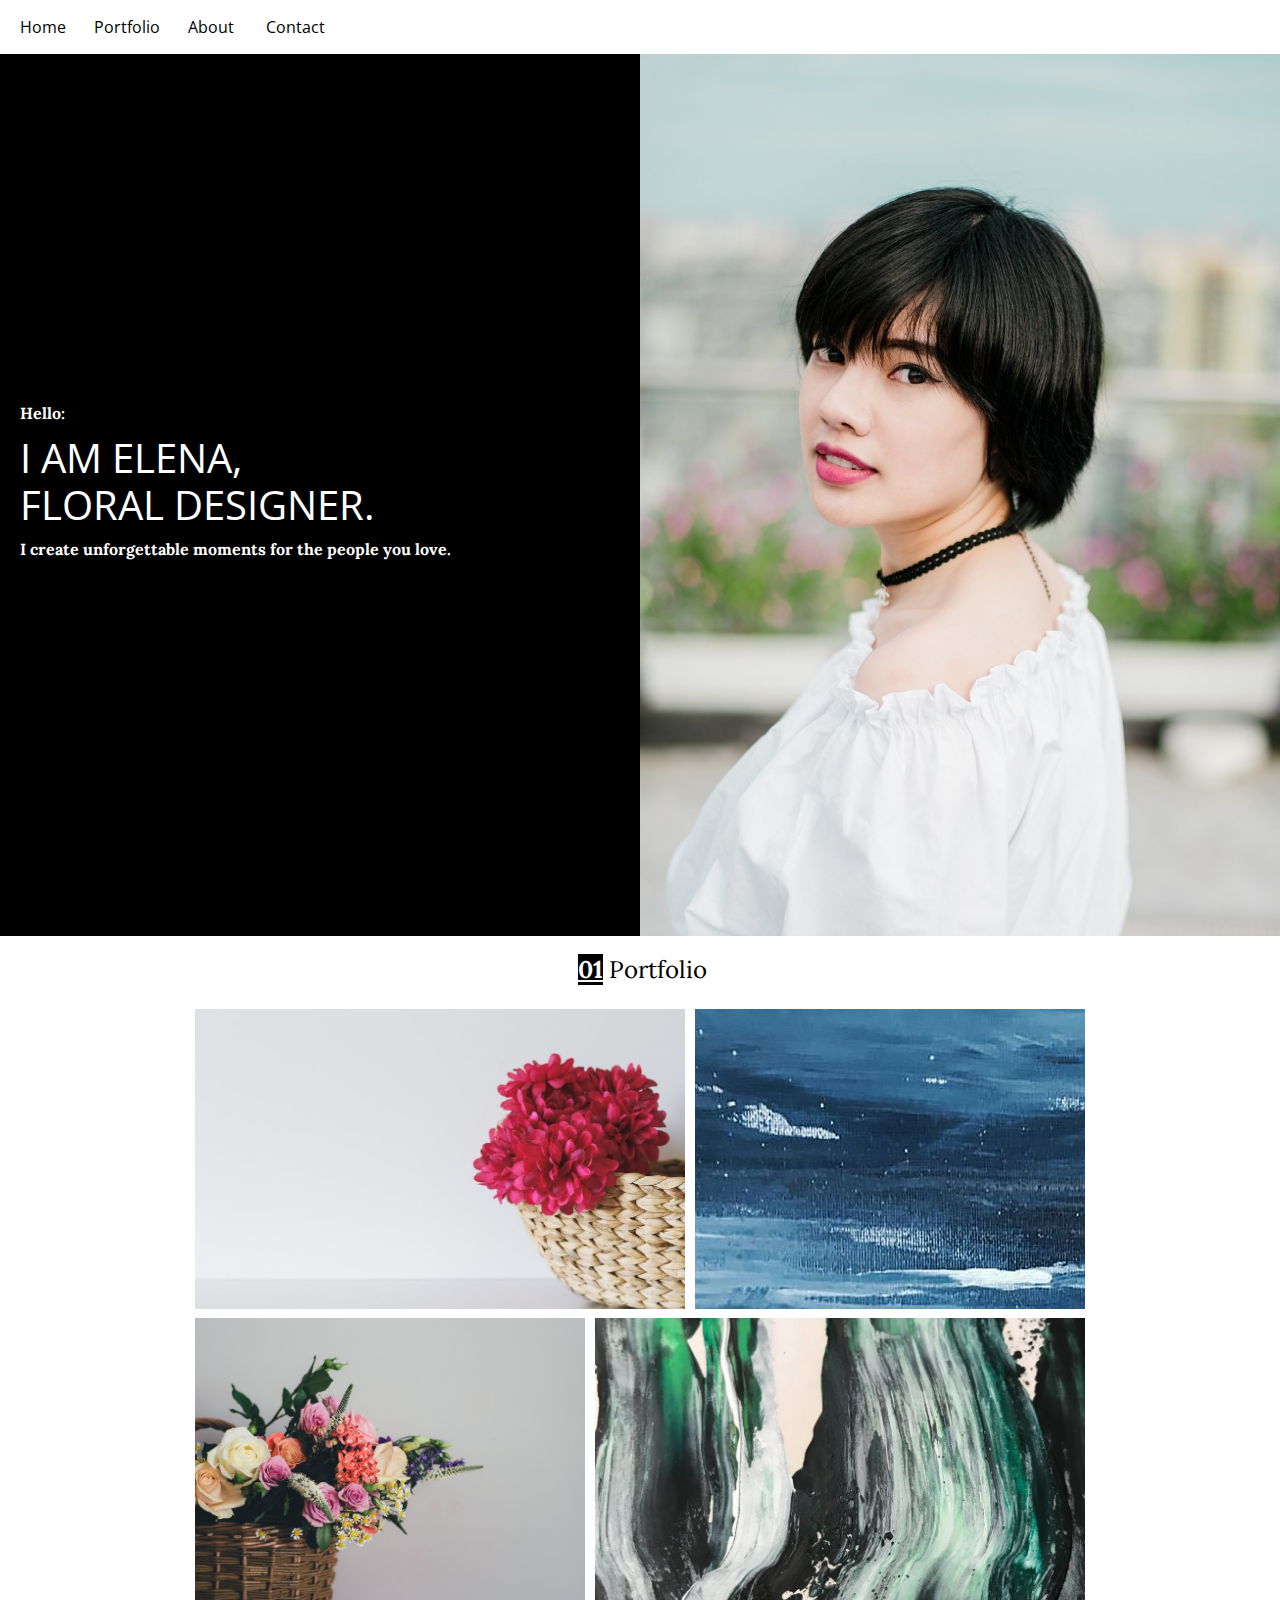
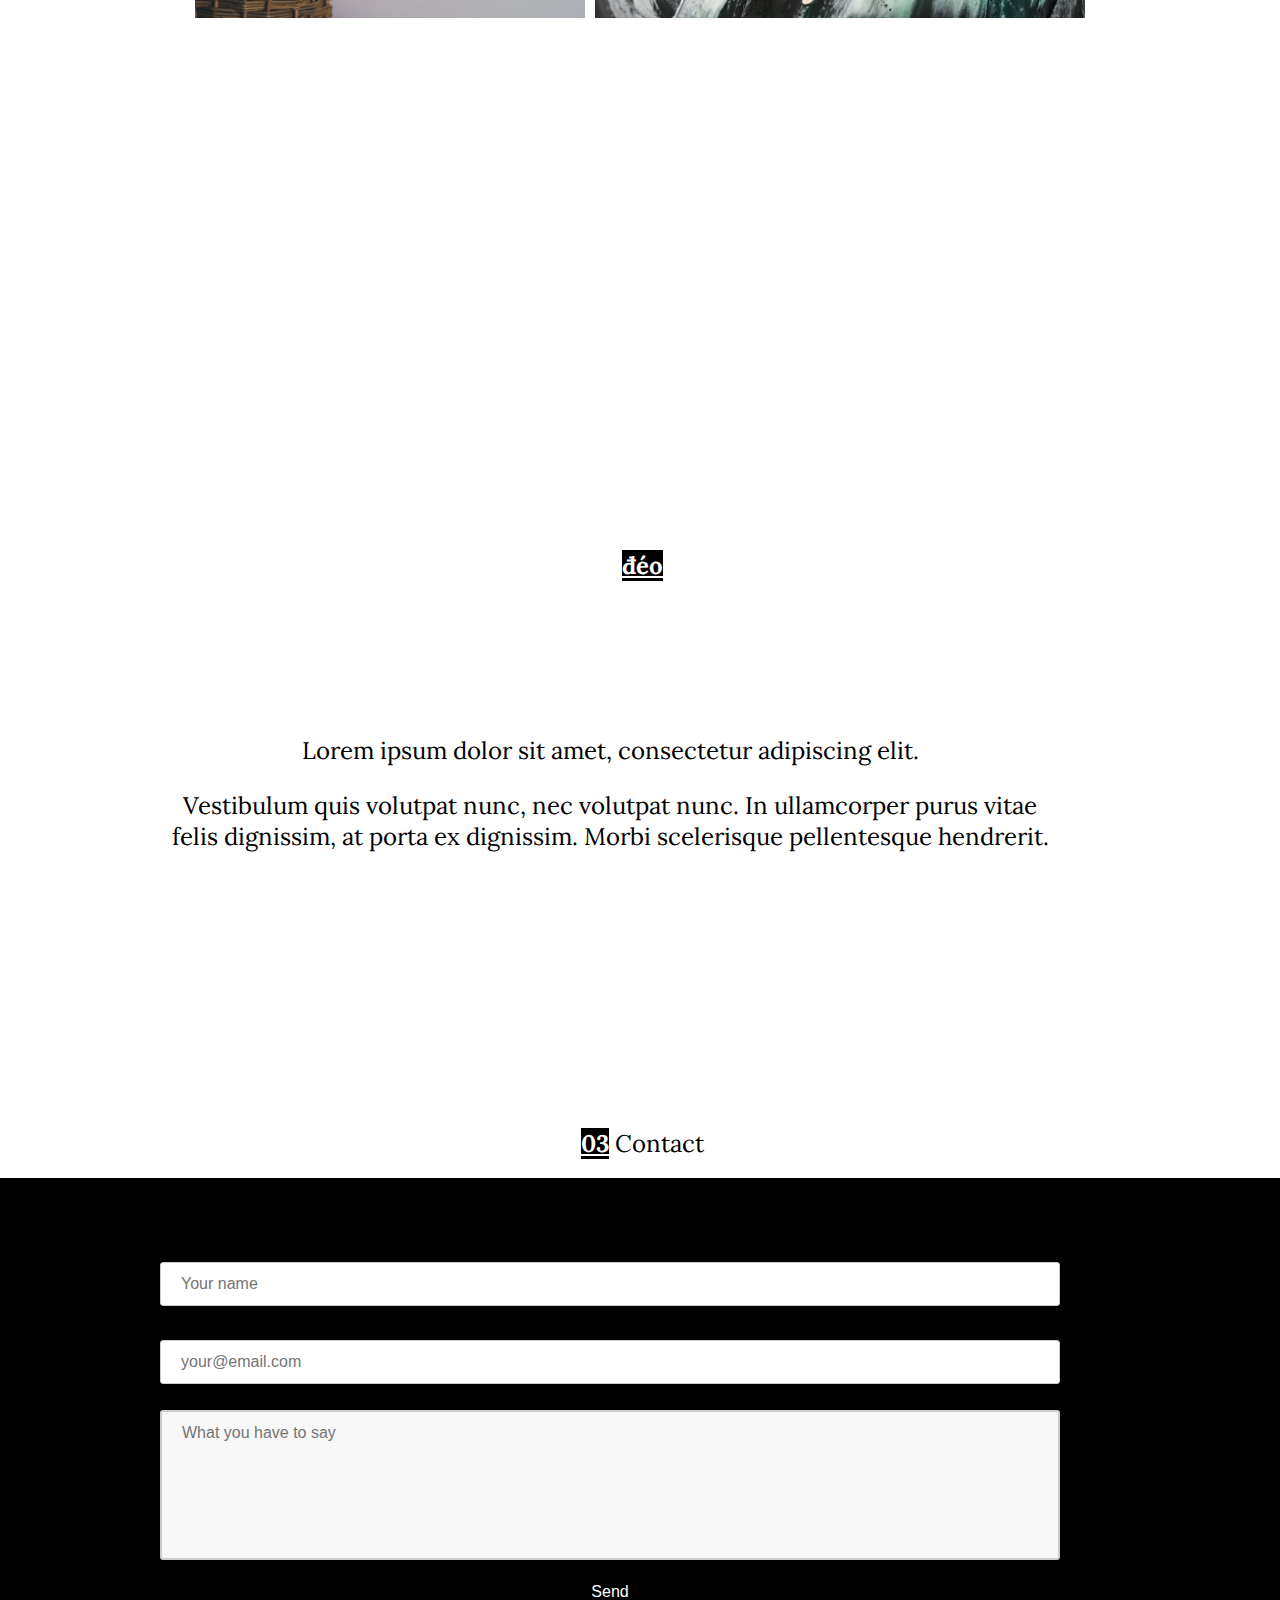
<file: index.html>
<!doctype html><html lang=""><head>
    <meta charset="UTF-8">
    <!-- generator meta tag -->
    <!-- leave this for stats and Silex version check -->
    <meta name="generator" content="Silex v2.2.9">
    <!-- End of generator meta tag -->
    <script type="text/javascript" src="js/jquery.js"></script>
    
    
    <script type="text/javascript" src="js/front-end.js"></script>
    <link rel="stylesheet" href="css/normalize.css">
    <link rel="stylesheet" href="css/front-end.css">

    
    
    
    <title> - Flours and Paintings</title>
    






    


    
    

    <link href="https://fonts.googleapis.com/css?family=Open+Sans" rel="stylesheet" class="silex-custom-font"><link href="https://fonts.googleapis.com/css?family=Lora" rel="stylesheet" class="silex-custom-font"><meta name="viewport" content="width=device-width, initial-scale=1"><meta name="hostingProvider" content="ghpages"><script src="js/script.js" type="text/javascript"></script><link href="css/styles.css" rel="stylesheet" type="text/css">
    <style>body { opacity: 0; transition: .25s opacity ease; }</style></head>

<body class="body-initial all-style enable-mobile silex-runtime silex-published" data-silex-type="container"><div data-silex-type="container" class="prevent-draggable container-element editable-style silex-id-1541604358717-1 section-element hide-on-desktop" style=""><div data-silex-type="container" class="editable-style silex-id-1541604358715-0 container-element silex-element-content silex-container-content website-width prevent-draggable"><div data-silex-type="text" class="editable-style silex-id-1552778542386-4 text-element silex-component silex-component-hamburger prevent-resizable hide-on-desktop nav-text"><div class="silex-element-content normal"><style>.hamburger-menu_1552779781499_425 {position: absolute;}.silex-editor .hamburger-menu_1552779781499_425 nav {left: -9999px;}.hamburger-menu_1552779781499_425 nav ul {margin-top: 80px;}.hamburger-menu_1552779781499_425 nav {opacity: 0; position: absolute; background-color: #faf9f9; transition: left 1s ease, height 0s ease 1s; left: -300px; width: 300px; height: 20px;}.hamburger-menu_1552779781499_425.open nav {opacity: 1; height: 100vh; left: 0; transition: left 1s ease, height 0s ease 0s;}.hamburger-menu_1552779781499_425 .nav-container {z-index: 10; position: absolute;}.hamburger-menu_1552779781499_425.open .nav-container {}.hamburger-menu_1552779781499_425 .hamburger-btn {z-index: 20; cursor: pointer; position: absolute;}.hamburger-menu_1552779781499_425 .hamburger-btn span {display: block; width: 30px; height: 5px; margin-bottom: 3px; position: relative; background-color: #000000; border: 1px solid #ffffff; border-radius: 3px; transition: border-color 0.1s ease-in,
      opacity 0.1s ease-in,
      transform 0.1s ease-in,
      background 0.1s ease-in;}.hamburger-menu_1552779781499_425.open .hamburger-btn span {border-color: rgba(255, 255, 255, 0);}.hamburger-menu_1552779781499_425 .hamburger-btn span:first-child {transform-origin: 4px -2px;}.hamburger-menu_1552779781499_425.open .hamburger-btn span:first-child {transform: rotate(45deg) translate(7px, -4px);}.hamburger-menu_1552779781499_425.open .hamburger-btn span:nth-last-child(2) {opacity: 0;}.hamburger-menu_1552779781499_425 .hamburger-btn span:nth-child(3) {transform-origin: -11px 4px;}.hamburger-menu_1552779781499_425.open .hamburger-btn span:nth-child(3) {transform: rotate(-45deg) translate(0, 12px);}</style>
<!-- inspired by https://codepen.io/erikterwan/pen/EVzeRP -->
<div class="hamburger-menu_1552779781499_425 closed">
    <div class="hamburger-btn fixed">
      <span></span>
      <span></span>
      <span></span>
    </div>
    <div class="nav-container">
      <div class="prevent-scale">
        <nav role="navigation" class="">
            <ul>
            
                <li><a href="#home">Home</a></li>
            
                <li><a href="#portfolio">Portfolio</a></li>
            
                <li><a href="#about">About</a></li>
            
                <li><a href="#contact">Contact</a></li>
            
            </ul>
        </nav>
      </div>
  </div>
</div>
<script type="text/javascript">
(function() {
  var isOpen = false;
  function close() {
    isOpen = false;
    $('.hamburger-menu_1552779781499_425').removeClass('open');
    $('.hamburger-menu_1552779781499_425').addClass('closed');
  }
  function open() {
    isOpen = true;
    $('.hamburger-menu_1552779781499_425').addClass('open');
    $('.hamburger-menu_1552779781499_425').removeClass('closed');
  }
  function toggle() {
    if(isOpen) close();
    else open();
  }
  var silexElement = $('.hamburger-menu_1552779781499_425').closest('.editable-style');
  function move(data) {
    var offset = silexElement.offset();
    $('.hamburger-menu_1552779781499_425 .nav-container').css({
      'transform': 'translate(' + (data.scrollLeft - (offset.left/data.scale)) + 'px, ' + (data.scrollTop - (offset.top/data.scale)) + 'px)'
    });
  }
  $('.hamburger-menu_1552779781499_425 .hamburger-btn').click(function() { toggle(); });
  $(document).on('silex.scroll silex.resize', function(e, data) {
    close();
    move(data);
  });
  close();
})();
</script>
</div></div><div data-silex-type="html" class="editable-style html-element silex-id-1552779510769-9"><div class="silex-element-content"></div></div></div></div>
    <div class="silex-pages">
        

        <a id="page-flours-and-paintings" data-silex-type="page" class="page-element page-link-active" href="index.html">Flours and Paintings</a></div>









    
    
    


















<div data-silex-type="container" class="editable-style silex-id-1521479714244-27 container-element column-section nav home hide-on-mobile" style=""><div data-silex-type="container" class="editable-style silex-id-1521479756808-28 container-element" style=""><div data-silex-type="text" class="editable-style silex-id-1521479343575-26 text-element anchor-container nav-text" style=""><div class="silex-element-content normal"><a href="#home"></a><p><a href="#home">Home</a>&nbsp;&nbsp;&nbsp;&nbsp;&nbsp;&nbsp; <a href="#portfolio">Portfolio</a>&nbsp;&nbsp;&nbsp;&nbsp;&nbsp;&nbsp; <a href="#about">About</a><a href="#home"></a>&nbsp;&nbsp;&nbsp;&nbsp;&nbsp;&nbsp;&nbsp; <a href="#contact">Contact</a></p></div></div></div><div data-silex-type="container" class="editable-style silex-id-1521479761074-29 container-element" style=""><div data-silex-type="text" class="editable-style silex-id-1521479785898-30 text-element" style=""><div class="silex-element-content normal"><br></div></div></div></div><div data-silex-type="container" class="editable-style container-element silex-id-1521474716570-6 column-section hero" style=""><div data-silex-type="container" class="editable-style container-element silex-id-1521474716570-7" style=""><div data-silex-type="html" class="editable-style html-element silex-id-1552779975312-10"><div class="silex-element-content"><a id="home"></a></div></div><div data-silex-type="container" class="editable-style silex-id-1521492760818-0 container-element hide-on-mobile half-height" style=""></div><div data-silex-type="text" class="editable-style silex-id-1521474810651-10 text-element hero-text" style=""><div class="silex-element-content normal"><p></p><p>Hello: </p><h1>I am Elena,</h1><h1>Floral Designer.</h1><p>I create unforgettable moments for the people you love.<br></p></div></div></div><div data-silex-type="container" class="editable-style container-element silex-id-1521474716571-9" style=""><div data-silex-type="text" class="editable-style silex-id-1521475590820-0 text-element" style=""><div class="silex-element-content normal"><br></div></div></div></div><div data-silex-type="container" class="prevent-draggable container-element editable-style silex-id-1474394621033-3 section-element sub-title portfolio" style=""><div data-silex-type="html" class="editable-style silex-id-1552779347784-6 html-element"><div class="silex-element-content"><a id="portfolio"></a></div></div>
        <div data-silex-type="container" class="editable-style silex-element-content silex-id-1474394621032-2 silex-container-content container-element prevent-draggable website-width"><div data-silex-type="text" class="editable-style silex-id-1521476552196-1 text-element section-text" style=""><div class="silex-element-content normal"><b></b><h2><b>01</b> Portfolio<br></h2></div></div></div>
    </div><div data-silex-type="container" class="prevent-draggable container-element editable-style section-element silex-id-1521477017540-4" style="">
        <div data-silex-type="container" class="editable-style silex-element-content silex-container-content container-element prevent-draggable website-width silex-id-1521477017540-5">

            
        <div data-silex-type="container" class="editable-style silex-id-1521474214451-2 container-element column-section" style=""><div data-silex-type="container" class="editable-style silex-id-1521474292960-3 container-element" style=""><div data-silex-type="text" class="editable-style silex-id-1521477529833-12 text-element" style=""><div class="silex-element-content normal"><br></div></div></div><div data-silex-type="container" class="editable-style silex-id-1521474305923-5 container-element" style=""></div></div></div>
    </div><div data-silex-type="container" class="prevent-draggable container-element editable-style section-element silex-id-1521477258858-7" style="">
        <div data-silex-type="container" class="editable-style silex-element-content silex-container-content container-element prevent-draggable website-width silex-id-1521477258858-8">

            
        <div data-silex-type="container" class="editable-style container-element column-section silex-id-1521477258858-9" style=""><div data-silex-type="container" class="editable-style container-element silex-id-1521477258858-10" style=""></div><div data-silex-type="container" class="editable-style container-element silex-id-1521477258859-11" style=""><div data-silex-type="text" class="editable-style text-element silex-id-1521477543331-13" style=""><div class="silex-element-content normal"><br></div></div></div></div></div>
    </div><div data-silex-type="container" class="prevent-draggable container-element editable-style silex-id-1521478596443-18 section-element hide-on-mobile"><div data-silex-type="container" class="editable-style silex-id-1521478596441-17 container-element silex-element-content silex-container-content website-width prevent-draggable"></div></div><div data-silex-type="container" class="prevent-draggable container-element editable-style section-element silex-id-1521478456708-14 sub-title about" style="">
        
    <div data-silex-type="html" class="editable-style html-element silex-id-1552779380071-7"><div class="silex-element-content"><a id="about"></a></div></div><div data-silex-type="container" class="editable-style silex-element-content silex-container-content container-element prevent-draggable website-width silex-id-1521478456709-15"><div data-silex-type="text" class="editable-style text-element silex-id-1521478456709-16 section-text" style=""><div class="silex-element-content normal"><b></b><h2><font color="#ffffff"><span style="background-color: rgb(0, 0, 0);"><b><u>đéo</u></b></span></font></h2></div></div></div></div><div data-silex-type="container" class="prevent-draggable container-element editable-style section-element silex-id-1521478616966-19 quote"><div data-silex-type="container" class="editable-style container-element silex-element-content silex-container-content website-width prevent-draggable silex-id-1521478616966-20"><div data-silex-type="text" class="editable-style silex-id-1521478620188-21 text-element section-text" style=""><div class="silex-element-content normal"><p>
Lorem ipsum dolor sit amet, consectetur adipiscing elit.<br></p><p>Vestibulum quis
 volutpat nunc, nec volutpat nunc. In ullamcorper purus vitae felis 
dignissim, at porta ex dignissim. Morbi scelerisque pellentesque 
hendrerit. <br></p></div></div></div></div><div data-silex-type="container" class="prevent-draggable container-element editable-style section-element silex-id-1521493080946-1 sub-title about contact invert" style="">
        
    <div data-silex-type="html" class="editable-style html-element silex-id-1552779394338-8"><div class="silex-element-content"><a id="contact"></a></div></div><div data-silex-type="container" class="editable-style silex-element-content silex-container-content container-element prevent-draggable website-width silex-id-1521493080946-2"><div data-silex-type="text" class="editable-style text-element silex-id-1521493080946-3 section-text" style=""><div class="silex-element-content normal"><a href="#"><b></b></a><h2><b>03</b> Contact</h2></div></div></div></div><div data-silex-type="container" class="prevent-draggable container-element editable-style section-element silex-id-1521479057591-23 invert hero"><div data-silex-type="container" class="editable-style container-element silex-element-content silex-container-content website-width prevent-draggable silex-id-1521479057592-24"><div data-silex-type="html" class="editable-style silex-id-1521479113100-25 html-element silex-component silex-component-form silex-use-height-not-minheight" style=""><div class="silex-element-content"><form id="id_1521479219027_367" action="https://formspree.io/your@email.com" method="POST">
  
  <div>
    <label for="field1">Name</label>
    <input required="" id="field1" name="field1" placeholder="Your name" type="text">
  </div>
  
  
  <div>
    <label for="field2">Your email adress</label>
    <input required="" id="field2" name="field2" placeholder="your@email.com" type="text">
  </div>
  
  
  <div class="fill-vertical">
    <label for="field3">Your message</label>
    <textarea required="" id="field3" name="field3" placeholder="What you have to say"></textarea>
  </div>
  
  <input value="Send" type="submit">
</form>
<style>#id_1521479219027_367 input[type=text], select {width: 100%; padding: 12px 20px; margin: 8px 0; display: inline-block; border: 1px solid #ccc; border-radius: 3px; box-sizing: border-box;}#id_1521479219027_367 input[type=submit] {width: 100%; background-color: #000000; color: #FFFFFF; padding: 14px 20px; margin: 8px 0; border: 1px solid #000000; border-radius: 3px; cursor: pointer;}#id_1521479219027_367 label {color: #000000;}#id_1521479219027_367 .fill-vertical {flex: 1 1 auto; display: flex; flex-direction: column;}#id_1521479219027_367 .fill-vertical textarea {flex: 1 1 auto; width: 100%; height: 150px; padding: 12px 20px; box-sizing: border-box; border: 2px solid #ccc; border-radius: 3px; background-color: #f8f8f8; font-size: 16px; resize: none;}#id_1521479219027_367 {border-radius: 3px; display: flex; flex-direction: column; justify-content: space-between; height: 100%;}</style>

</div></div></div></div><div data-silex-type="container" class="prevent-draggable container-element editable-style silex-id-1478366450713-3 section-element invert" style="">
        <div data-silex-type="container" class="editable-style silex-element-content silex-id-1478366450713-2 silex-container-content container-element prevent-draggable website-width">

            
        <div class="editable-style silex-id-1442914737143-3 text-element footer-text" data-silex-type="text" style="">
                <div class="silex-element-content normal"><p><a href="https://www.silex.me/">T</a>ran Phong Foto</p><p></p><p><br></p>
                </div>
            </div></div>
    </div>
</body></html>
</file>
<file: css/front-end.css>
/**
 * This file holds the basic CSS styles of Silex websites
 */

/* pages */
.page-element{
  display: none;
}
.paged-element{
  display: none;
}
.silex-published .paged-element{
  display: block;
}
/* default style for silex elements */
.editable-style{
  position: absolute;
  box-sizing: content-box; /* this is needed to set the size of elements with a border (though it could be omited since this is the default value) */
}
.silex-element-content{
  overflow: hidden;
  border-radius: initial;
  width: 100%;
}
.silex-element-content {
  pointer-events: none;
}
.silex-element-content[contenteditable="true"] {
  min-height: 20px;
  cursor: text;
  pointer-events: auto;
}
.editable-style.silex-selected.text-editor-focus {
  /* remove text box selection markers
  box-shadow: none;
  */
  /* a click on current text box will select it */
  cursor: pointer;
}
.text-editor-focus .ui-resizable-handle {
  /* remove text box UI handles for resize */
  display: none;
}
.section-element > .silex-element-content {
  /* section have a content element, and it needs to keep pointer events
     because it container other silex elements
  */
  pointer-events: auto;
}
body.silex-runtime .silex-element-content {
  pointer-events: auto;
}
/*  needed to have the content 100% height but mess up with UI
.html-element .silex-element-content{
  position: absolute;
}
*/
.editable-style.section-element {
  position: relative;
  left: 0;
  top: 0;
  right: 0;
  padding: 15px 100px;
  margin: 5px 5px;
}
.silex-runtime .editable-style.section-element {
  padding: 0;
  margin: 0;
  margin-top: -1px;
}
.default-site-width, /* for backward compat, FIXME: remove in a while */
.website-width {
  width: 960px;
}
.section-element .silex-container-content {
  position: relative;
  left: 0;
  top: 0;
  margin-left: auto;
  margin-right: auto;
  overflow: initial;
}
/* background */
.background{
  position: relative !important;
  left: 0 !important;
  top: 0 !important; /* !important is useful while editing */
  margin-left: auto;
  margin-right: auto;
  z-index: 1;
}
/* resize */
.editable-style.image-element .silex-element-content{
  position: absolute;
  border-radius: inherit; /* this is to follow the element's radius */
  height: 100%;
}
/* wysihtml text editor styles */
.wysiwyg-float-left {
  float: left;
  margin: 0 8px 8px 0;
}
.wysiwyg-float-right {
  float: right;
  margin: 0 0 8px 8px;
}
/* Remove dots surrounding links in Firefox
    because of normalize.css */
a:focus{ outline: none;}

body.silex-runtime .editable-style[data-silex-href] {
  cursor: pointer;
}
body.enable-mobile .editable-style.hide-on-desktop {
  display: none;
}
/* elements styles */
body.enable-mobile .background {
  height: initial;
  padding-bottom: 50px;
}
.fixed {
  position: absolute;
  z-index: 5;
}
/* Mobile styles */
@media (max-width:480px) {
  /* hide horizontal scroll bar which appears because of residual values in css
  html {
    overflow-x: hidden;
  }
  */
  body {
    position: initial; /* used to be absolute but now only in editor (editable.css), when position is absolute the body has the size of its content */
  }
  /* mobile mode */
  body.enable-mobile .editable-style:not(.prevent-mobile-style),
  body.enable-mobile .background.background-initial {
    position: relative;
    top: auto;
    left: auto;
    max-width: 95%; /* less than 100% in the editor to be able to resize container */
    min-width: auto; /* this is to remove sections min-width, since section min-width is set to the witdh of its content in Element::setStyle() */
    margin-left: auto;
    margin-right: auto;
  }
  body.enable-mobile .editable-style.section-element {
    max-width: 100%; /* section bg should be 100% width because user do not need to grab the side and resize */
    padding: 0;
    margin: 0;
  }
  body.enable-mobile .container-element {
    display: flex;
    align-items: center;
    justify-content: space-around;
    flex-wrap: wrap;
    height: fit-content;
  }
  /* but still hide paged elements or desktop only elements */
  .paged-element-hidden.paged-element.editable-style {
    display: none;
  }
  body.enable-mobile .editable-style.hide-on-mobile {
    display: none;
  }
  body.enable-mobile .editable-style.hide-on-desktop {
    display: initial;
  }
  body.silex-runtime.enable-mobile .background.background-initial {
    max-width: 100%;
  }
}

/**
 * prodotype components
 */
.silex-element-content-full-height .silex-element-content {
  height: 100%;
}
.prodotype-runtime {
  display: none;
}
body.silex-runtime .prodotype-runtime {
  display: block;
}
body.silex-runtime .prodotype-preview {
  display: none;
}
.prodotype-force-size {
  position: absolute;
  width: 100%;
  height: 100%;
}
.silex-component-button button {
  width: 100%;
}
</file>
<file: css/styles.css>
html,
body {scroll-behavior: smooth;}@media (min-width:481px) {div.column-section {display: flex; position: relative; width: 100%; top: auto; left: auto;}div.column-section>.editable-style {flex: 1 1 auto; position: relative; top: auto; left: auto; width: auto; min-height: auto; margin: 15px; transition: margin .2s ease;}div.editable-style.drop-zone-candidate>.editable-style {margin-bottom: 55px;}.silex-runtime div.column-section>.editable-style {margin: 0;}div.column-section>.editable-style>.editable-style {position: relative; top: auto; left: auto; margin: auto;}.hero {height: 98vh;}.half-height {height: 35vh;}}.offscreen {position: fixed !important; width: 100% !important; z-index: 1; text-align: center; border-bottom: 1px solid black;}
.body-initial {background-color: rgba(255,255,255,1);}.silex-id-1541604358717-1 {min-height: 100px;}@media only screen and (max-width: 480px), only screen and (max-device-width: 480px) {.silex-id-1541604358717-1 {top: 0px; left: 0px;}}.silex-id-1541604358715-0 {min-height: 100px;}@media only screen and (max-width: 480px), only screen and (max-device-width: 480px) {.silex-id-1541604358715-0 {min-height: 61px; top: 0px; left: 12px; width: 444px;}}.silex-id-1552778542386-4 {min-height: 27px; width: 33px; background-color: transparent; top: 100px; left: 774px;}@media only screen and (max-width: 480px), only screen and (max-device-width: 480px) {.silex-id-1552778542386-4 {left: -12px; top: 3232px;}}.silex-id-1552779510769-9 {width: 227px; min-height: 20px; background-color: transparent; top: 12px; left: 401px;}@media only screen and (max-width: 480px), only screen and (max-device-width: 480px) {.silex-id-1552779510769-9 {left: 72px; top: 21px; width: 359px; min-height: 20px;}}.silex-id-1521479714244-27 {width: 1260px; background-color: rgb(255, 255, 255); min-height: 50px; top: 0px; left: 0px;}.silex-id-1521479756808-28 {width: 600px; background-color: rgb(255, 255, 255); min-height: 55px; top: 15px; left: 15px;}.silex-id-1521479343575-26 {width: 600px; min-height: 25px; top: 10px; left: 90px; background-color: rgba(255,255,255,1);}.silex-id-1521479761074-29 {width: 622px; background-color: rgb(255, 255, 255); min-height: 47px; top: 15px; left: 667px;}.silex-id-1521479785898-30 {width: 600px; min-height: 33px; top: 0px; left: 90px;}.silex-id-1521474716570-6 {width: 1462px; background-color: rgba(0,0,0,1); min-height: 826px; top: 140px; left: 0px;}@media only screen and (max-width: 480px), only screen and (max-device-width: 480px) {.silex-id-1521474716570-6 {top: 0px; left: 12px; width: 444px; min-height: 686px;}}.silex-id-1521474716570-7 {width: 701px; background-color: transparent; min-height: 453px; top: 15px; left: 15px;}@media only screen and (max-width: 480px), only screen and (max-device-width: 480px) {.silex-id-1521474716570-7 {top: 49px; left: 11px; width: 423px; min-height: 311px;}}.silex-id-1552779975312-10 {width: 205px; min-height: 20px; background-color: transparent; top: 32px; left: 441px;}@media only screen and (max-width: 480px), only screen and (max-device-width: 480px) {.silex-id-1552779975312-10 {left: -12px; top: 3292px;}}.silex-id-1521492760818-0 {width: 100px; background-color: transparent; min-height: 20px; top: 69px; left: 398px;}.silex-id-1521474810651-10 {width: 600px; min-height: 231px; top: 234px; left: 11px;}.silex-id-1521474716571-9 {width: 100px; background-color: transparent; min-height: 100px; top: 5px; left: 15px; background-image: url('../assets/flowers-model.jpg'); background-size: cover; background-position: center center;}@media only screen and (max-width: 480px), only screen and (max-device-width: 480px) {.silex-id-1521474716571-9 {top: 3px; left: 11px; width: 423px; min-height: 321px;}}.silex-id-1521475590820-0 {width: 600px; min-height: 100px; top: 0px; left: 55px;}.silex-id-1474394621033-3 {top: 5px; left: 0px; min-width: 900px;}.silex-id-1552779347784-6 {width: 227px; min-height: 20px; background-color: rgb(255, 255, 255); top: 9px; left: 11px;}.silex-id-1474394621032-2 {min-height: 70px; background-color: transparent; width: 900px;}.silex-id-1521476552196-1 {width: 277px; min-height: 37px; top: 3px; left: 314px;}.silex-id-1521477017540-4 {top: 847.0833129882812px; left: NaNpx; background-color: transparent; min-width: 900px;}.silex-id-1521477017540-5 {min-height: 310px; background-color: transparent; width: 900px; top: 15px; left: 356px;}.silex-id-1521474214451-2 {width: 1462px; background-color: rgb(255, 255, 255); min-height: 310px; top: 163px; left: -317px;}.silex-id-1521474292960-3 {width: 460px; background-color: rgb(255, 255, 255); min-height: 270px; top: 15px; left: 15px; background-image: url('../assets/ina-soulis-227104-unsplash.jpg'); background-position: center center; background-size: cover; border-width: 5px 5px 5px 5px; border-style: solid; border-color: rgba(255,255,255,1);}.silex-id-1521477529833-12 {width: 100px; min-height: 100px; top: 29px; left: 231px;}.silex-id-1521474305923-5 {width: 360px; background-color: rgb(255, 255, 255); min-height: 270px; top: 15px; left: 515px; background-image: url('../assets/henrik-donnestad-506152-unsplash.jpg'); border-width: 5px 5px 5px 5px; border-style: solid; border-color: rgba(255,255,255,1);}@media only screen and (max-width: 480px), only screen and (max-device-width: 480px) {.silex-id-1521474305923-5 {top: 280px; left: 6px; width: 402px; min-height: 270px;}}.silex-id-1521477258858-7 {top: 891.0833129882812px; left: NaNpx; background-color: transparent; min-width: 900px;}.silex-id-1521477258858-8 {min-height: 310px; background-color: transparent; width: 900px; top: 15px; left: 356px;}.silex-id-1521477258858-9 {width: 1462px; background-color: rgb(255, 255, 255); min-height: 310px; top: 163px; left: -317px;}.silex-id-1521477258858-10 {width: 360px; background-color: rgb(255, 255, 255); min-height: 270px; top: 15px; left: 15px; background-image: url('../assets/annie-spratt-113596-unsplash.jpg'); background-position: center center; background-size: cover; border-width: 5px 5px 5px 5px; border-style: solid; border-color: rgba(255,255,255,1);}@media only screen and (max-width: 480px), only screen and (max-device-width: 480px) {.silex-id-1521477258858-10 {top: 0px; left: 6px; width: 402px; min-height: 270px;}}.silex-id-1521477258859-11 {width: 460px; background-color: rgb(255, 255, 255); min-height: 270px; top: 15px; left: 415px; background-image: url('../assets/henrik-donnestad-469635-unsplash.jpg'); background-size: cover; background-position: center center; border-width: 5px 5px 5px 5px; border-style: solid; border-color: rgba(255,255,255,1);}.silex-id-1521477543331-13 {width: 100px; min-height: 100px; top: 69px; left: 173px;}.silex-id-1521478596443-18 {top: 1736px; left: 5px;}.silex-id-1521478596441-17 {min-height: 510px;}.silex-id-1521478456708-14 {top: 854px; left: NaNpx; min-width: 900px;}.silex-id-1552779380071-7 {width: 227px; min-height: 20px; background-color: rgb(255, 255, 255); top: 12px; left: 12px;}.silex-id-1521478456709-15 {min-height: 70px; background-color: transparent; width: 900px;}.silex-id-1521478456709-16 {width: 277px; min-height: 37px; top: 3px; left: 314px;}.silex-id-1521478616966-19 {top: 1789px; left: NaNpx;}.silex-id-1521478616966-20 {min-height: 510px;}.silex-id-1521478620188-21 {width: 900px; min-height: 288px; top: 111px; left: 0px;}.silex-id-1521493080946-1 {top: 2342.5px; left: NaNpx; min-width: 900px;}.silex-id-1552779394338-8 {width: 227px; min-height: 20px; background-color: rgb(255, 255, 255); top: 18px; left: 8px;}.silex-id-1521493080946-2 {min-height: 70px; background-color: transparent; width: 900px;}.silex-id-1521493080946-3 {width: 277px; min-height: 37px; top: 3px; left: 314px;}.silex-id-1521479057591-23 {top: 1505.433349609375px; left: NaNpx; background-color: rgba(0,0,0,1);}.silex-id-1521479057592-24 {min-height: 510px;}.silex-id-1521479113100-25 {width: 900px; height: 400px; background-color: transparent; top: 58px; left: 0px;}.silex-id-1478366450713-3 {top: 100px; left: NaNpx; background-color: rgba(0,0,0,1); min-width: 900px;}.silex-id-1478366450713-2 {min-height: 135px; background-color: transparent; width: 900px; top: 15px; left: 399px;}.silex-id-1442914737143-3 {min-height: 53px; width: 349px; top: 16px; left: 281px;}
.text-element > .silex-element-content {font-family: 'Open Sans', sans-serif;}
.hero-text h1 {font-weight: normal; font-size: 40px; text-transform: uppercase; line-height: 0.5;}.hero-text.text-element > .silex-element-content {color: #ffffff; line-height: 1;}.hero-text p {font-family: 'Lora', serif; font-weight: bold;}@media only screen and (max-width: 480px), only screen and (max-device-width: 480px) {.hero-text h1 {line-height: 1;}}
.section-text h2 {font-weight: normal; font-size: 24px; line-height: 1;}.section-text.text-element > .silex-element-content {font-family: 'Lora', serif; font-size: 24px; text-align: center;}.section-text b {color: #ffffff; background-color: #000000; text-decoration: underline;}
.footer-text.text-element > .silex-element-content {color: #ffffff; text-align: center;}.footer-text a {color: #ffffff;}.footer-text [data-silex-href] {color: #ffffff;}
.nav-text a {color: #000000; text-decoration: none;}.nav-text [data-silex-href] {color: #000000; text-decoration: none;}@media only screen and (max-width: 480px), only screen and (max-device-width: 480px) {.nav-text a {font-size: 2em; line-height: 2;}.nav-text [data-silex-href] {font-size: 2em; line-height: 2;}.nav-text ul li {list-style-type: none;}}body.silex-runtime {opacity: 1;}
</file>
